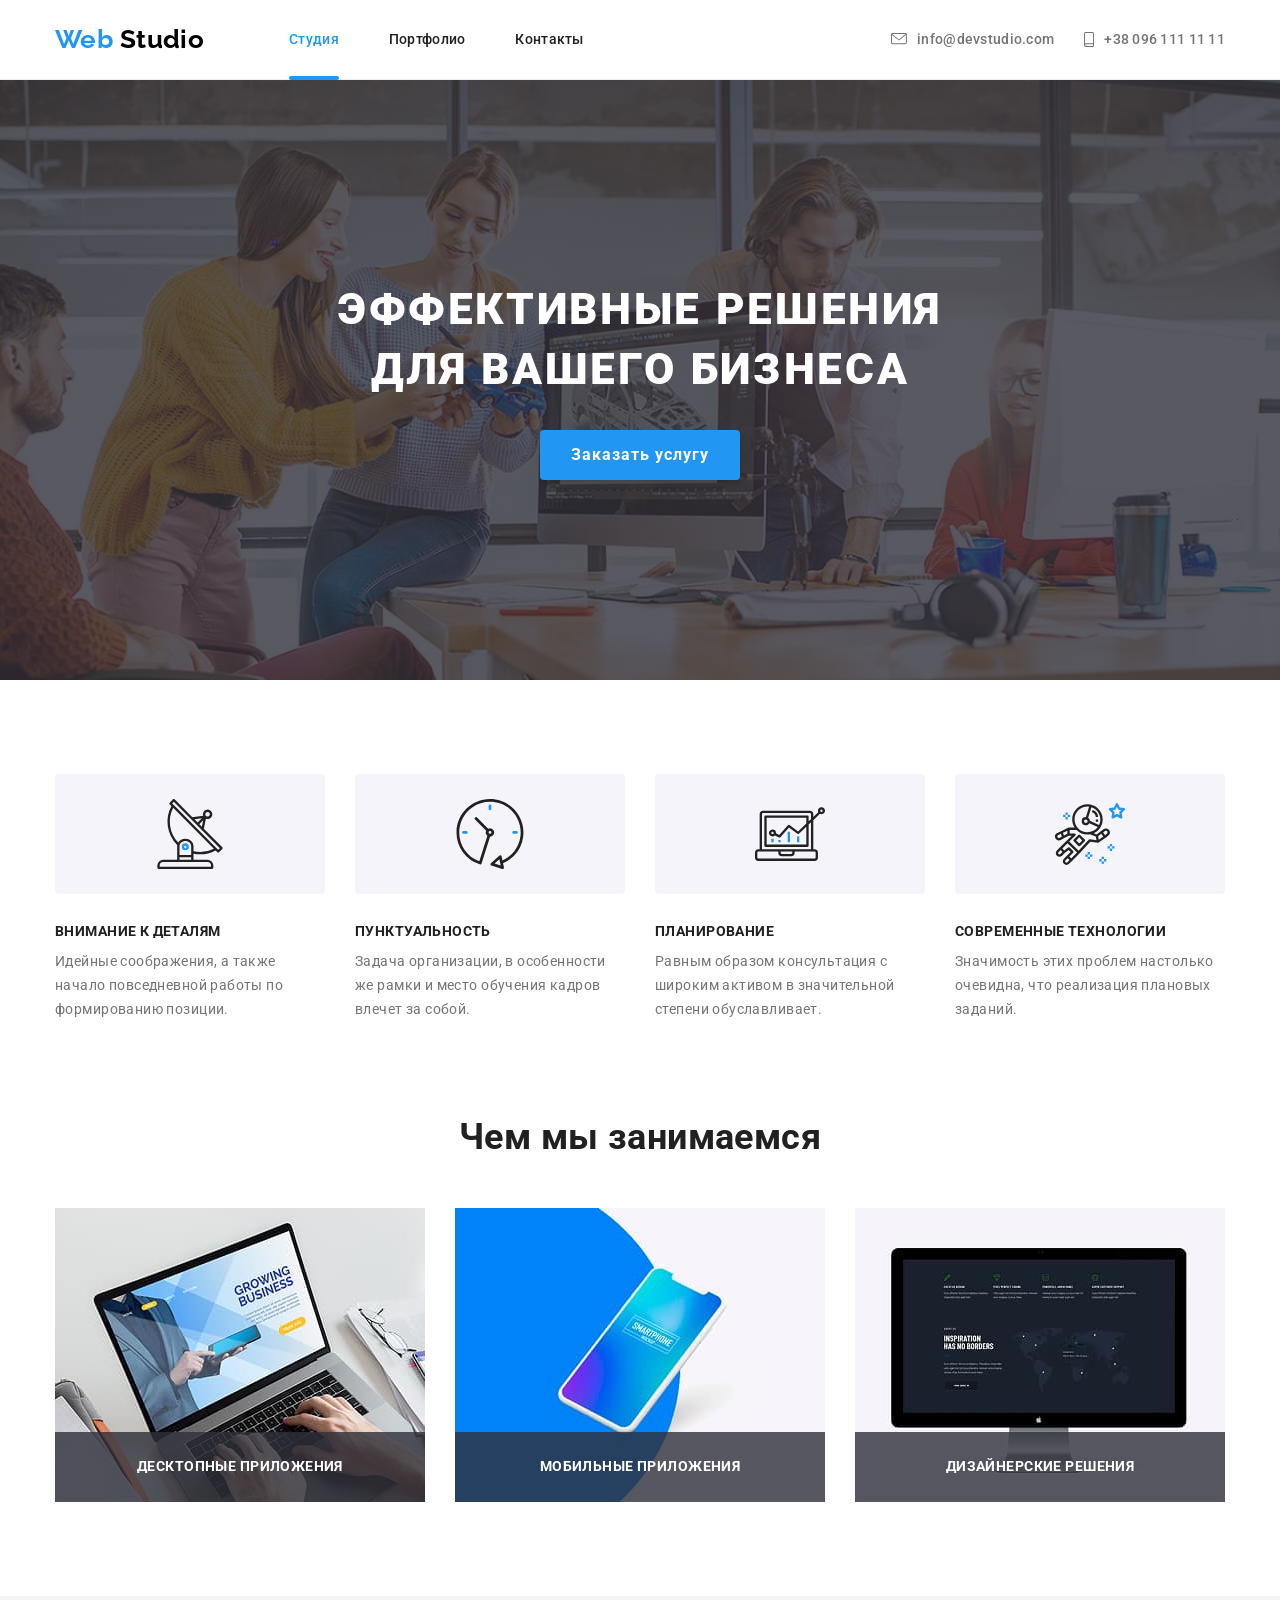
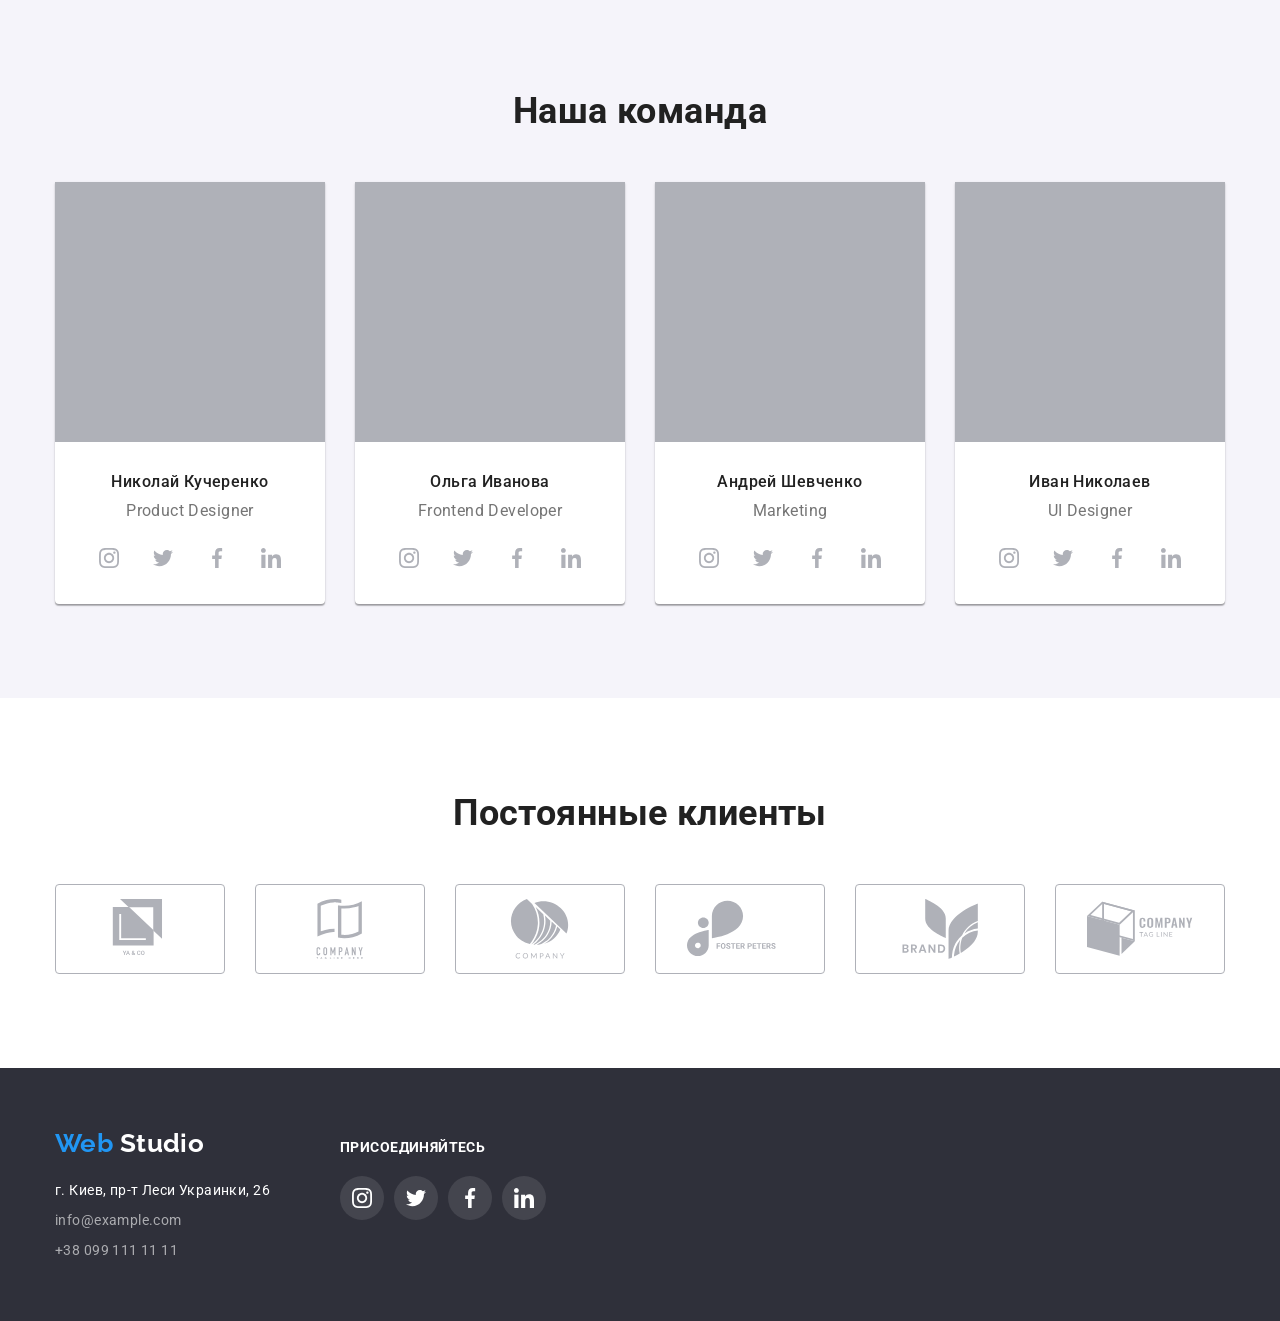
<file: index.html>
<!doctype html>
<html lang="ru">
  <head>
    <meta charset="UTF-8" />
    <title>Студия</title>
    <meta
      name="description"
      content="Web Studio: разработка быстрых и адаптивных сайтов. Удобный интерфейс, чистый код и отличный дизайн на любых устройствах"
    />
    <meta name="author" content="Anatoliy Nosenko" />
    <link rel="icon" href="./images/favicon.svg" type="image/svg+xml" />
    <link rel="stylesheet" href="./css/modern-normalize.css" />
    <link rel="stylesheet" href="./css/styles.css" />
  </head>
  <body>
    <!-- Page header -->
    <header class="page-header">
      <div class="container page-header__container">
        <nav class="page-header__nav">
          <a class="logo page-header__logo" href="./" lang="en">
            <span class="logo--accent">Web</span> Studio
          </a>

          <ul class="site-nav list">
            <li class="site-nav__item">
              <a
                class="site-nav__link site-nav__link--active"
                href="./"
                aria-current="page"
              >
                Студия
              </a>
            </li>
            <li class="site-nav__item">
              <a class="site-nav__link" href="./portfolio.html">Портфолио</a>
            </li>
            <li class="site-nav__item">
              <a class="site-nav__link" href="#">Контакты</a>
            </li>
          </ul>
        </nav>

        <div class="contacts">
          <a class="contacts__link" href="mailto:info@devstudio.com">
            <svg
              class="contacts__icon"
              width="16"
              height="12"
              aria-hidden="true"
            >
              <use href="./images/icons.svg#envelope"></use>
            </svg>
            info@devstudio.com
          </a>
          <a class="contacts__link" href="tel:+380961111111">
            <svg
              class="contacts__icon"
              width="10"
              height="15"
              aria-hidden="true"
            >
              <use href="./images/icons.svg#smartphone"></use>
            </svg>
            +38 096 111 11 11
          </a>
        </div>
      </div>
    </header>

    <!-- Page main -->
    <main>
      <!-- Hero -->
      <section class="hero">
        <h1 class="hero__title">Эффективные решения для вашего бизнеса</h1>
        <button class="button" type="button" data-modal-open>
          Заказать услугу
        </button>
      </section>

      <!-- Features -->
      <section class="section section--no-padding-b">
        <div class="container">
          <h2 class="visually-hidden">Особенности</h2>

          <ul class="features-list list">
            <li class="features-list__item features-list__item--antenna">
              <h3 class="features-list__title">Внимание к деталям</h3>
              <p>
                Идейные соображения, а также начало повседневной работы по
                формированию позиции.
              </p>
            </li>
            <li class="features-list__item features-list__item--clock">
              <h3 class="features-list__title">Пунктуальность</h3>
              <p>
                Задача организации, в особенности же рамки и место обучения
                кадров влечет за собой.
              </p>
            </li>
            <li class="features-list__item features-list__item--diagram">
              <h3 class="features-list__title">Планирование</h3>
              <p>
                Равным образом консультация с широким активом в значительной
                степени обуславливает.
              </p>
            </li>
            <li class="features-list__item features-list__item--astronaut">
              <h3 class="features-list__title">Современные технологии</h3>
              <p>
                Значимость этих проблем настолько очевидна, что реализация
                плановых заданий.
              </p>
            </li>
          </ul>
        </div>
      </section>

      <!-- Gallery -->
      <section class="section">
        <div class="container">
          <h2 class="section__title">Чем мы занимаемся</h2>

          <ul class="gallery-list list">
            <li class="gallery-list__item">
              <img
                src="./images/gallery/img-1.jpg"
                alt="Разработчик пишет код на ноутбуке"
                width="370"
                height="294"
              />
              <p class="gallery-list__label">Десктопные приложения</p>
            </li>
            <li class="gallery-list__item">
              <img
                src="./images/gallery/img-2.jpg"
                alt="Смартфон на бело-синем фоне"
                width="370"
                height="294"
              />
              <p class="gallery-list__label">Мобильные приложения</p>
            </li>
            <li class="gallery-list__item">
              <img
                src="./images/gallery/img-3.jpg"
                alt="Монитор iMac с открытым сайтом"
                width="370"
                height="294"
              />
              <p class="gallery-list__label">Дизайнерские решения</p>
            </li>
          </ul>
        </div>
      </section>

      <!-- Team -->
      <section class="section section--secondary">
        <div class="container">
          <h2 class="section__title">Наша команда</h2>

          <ul class="team-list list">
            <li class="team-list__item">
              <div class="team-list__scene">
                <div class="team-list__thumb">
                  <img
                    class="team-list__img"
                    src="./images/team/photo-1.jpg"
                    alt="Николай Кучеренко"
                    width="270"
                    height="260"
                  />
                  <div class="team-list__img team-list__img--back"></div>
                </div>
              </div>

              <div class="team-list__meta">
                <h3 class="team-list__name">Николай Кучеренко</h3>
                <p class="team-list__occupation" lang="en">Product Designer</p>

                <ul class="social-networks list">
                  <li class="social-networks__item">
                    <a
                      class="social-networks__link"
                      href="#"
                      target="_blank"
                      rel="noopener noreferrer"
                      aria-label="Instagram"
                    >
                      <svg class="social-networks__icon" aria-hidden="true">
                        <use href="./images/icons.svg#instagram"></use>
                      </svg>
                    </a>
                  </li>
                  <li class="social-networks__item">
                    <a
                      class="social-networks__link"
                      href="#"
                      target="_blank"
                      rel="noopener noreferrer"
                      aria-label="Twitter"
                    >
                      <svg class="social-networks__icon" aria-hidden="true">
                        <use href="./images/icons.svg#twitter"></use>
                      </svg>
                    </a>
                  </li>
                  <li class="social-networks__item">
                    <a
                      class="social-networks__link"
                      href="#"
                      target="_blank"
                      rel="noopener noreferrer"
                      aria-label="Facebook"
                    >
                      <svg class="social-networks__icon" aria-hidden="true">
                        <use href="./images/icons.svg#facebook"></use>
                      </svg>
                    </a>
                  </li>
                  <li class="social-networks__item">
                    <a
                      class="social-networks__link"
                      href="#"
                      target="_blank"
                      rel="noopener noreferrer"
                      aria-label="LinkedIn"
                    >
                      <svg class="social-networks__icon" aria-hidden="true">
                        <use href="./images/icons.svg#linkedin"></use>
                      </svg>
                    </a>
                  </li>
                </ul>
              </div>
            </li>
            <li class="team-list__item">
              <div class="team-list__scene">
                <div class="team-list__thumb">
                  <img
                    class="team-list__img"
                    src="./images/team/photo-2.jpg"
                    alt="Ольга Иванова"
                    width="270"
                    height="260"
                  />
                  <div class="team-list__img team-list__img--back"></div>
                </div>
              </div>

              <div class="team-list__meta">
                <h3 class="team-list__name">Ольга Иванова</h3>
                <p class="team-list__occupation" lang="en">
                  Frontend Developer
                </p>

                <ul class="social-networks list">
                  <li class="social-networks__item">
                    <a
                      class="social-networks__link"
                      href="#"
                      target="_blank"
                      rel="noopener noreferrer"
                      aria-label="Instagram"
                    >
                      <svg class="social-networks__icon" aria-hidden="true">
                        <use href="./images/icons.svg#instagram"></use>
                      </svg>
                    </a>
                  </li>
                  <li class="social-networks__item">
                    <a
                      class="social-networks__link"
                      href="#"
                      target="_blank"
                      rel="noopener noreferrer"
                      aria-label="Twitter"
                    >
                      <svg class="social-networks__icon" aria-hidden="true">
                        <use href="./images/icons.svg#twitter"></use>
                      </svg>
                    </a>
                  </li>
                  <li class="social-networks__item">
                    <a
                      class="social-networks__link"
                      href="#"
                      target="_blank"
                      rel="noopener noreferrer"
                      aria-label="Facebook"
                    >
                      <svg class="social-networks__icon" aria-hidden="true">
                        <use href="./images/icons.svg#facebook"></use>
                      </svg>
                    </a>
                  </li>
                  <li class="social-networks__item">
                    <a
                      class="social-networks__link"
                      href="#"
                      target="_blank"
                      rel="noopener noreferrer"
                      aria-label="LinkedIn"
                    >
                      <svg class="social-networks__icon" aria-hidden="true">
                        <use href="./images/icons.svg#linkedin"></use>
                      </svg>
                    </a>
                  </li>
                </ul>
              </div>
            </li>
            <li class="team-list__item">
              <div class="team-list__scene">
                <div class="team-list__thumb">
                  <img
                    class="team-list__img"
                    src="./images/team/photo-3.jpg"
                    alt="Андрей Шевченко"
                    width="270"
                    height="260"
                  />
                  <div class="team-list__img team-list__img--back"></div>
                </div>
              </div>

              <div class="team-list__meta">
                <h3 class="team-list__name">Андрей Шевченко</h3>
                <p class="team-list__occupation" lang="en">Marketing</p>

                <ul class="social-networks list">
                  <li class="social-networks__item">
                    <a
                      class="social-networks__link"
                      href="#"
                      target="_blank"
                      rel="noopener noreferrer"
                      aria-label="Instagram"
                    >
                      <svg class="social-networks__icon" aria-hidden="true">
                        <use href="./images/icons.svg#instagram"></use>
                      </svg>
                    </a>
                  </li>
                  <li class="social-networks__item">
                    <a
                      class="social-networks__link"
                      href="#"
                      target="_blank"
                      rel="noopener noreferrer"
                      aria-label="Twitter"
                    >
                      <svg class="social-networks__icon" aria-hidden="true">
                        <use href="./images/icons.svg#twitter"></use>
                      </svg>
                    </a>
                  </li>
                  <li class="social-networks__item">
                    <a
                      class="social-networks__link"
                      href="#"
                      target="_blank"
                      rel="noopener noreferrer"
                      aria-label="Facebook"
                    >
                      <svg class="social-networks__icon" aria-hidden="true">
                        <use href="./images/icons.svg#facebook"></use>
                      </svg>
                    </a>
                  </li>
                  <li class="social-networks__item">
                    <a
                      class="social-networks__link"
                      href="#"
                      target="_blank"
                      rel="noopener noreferrer"
                      aria-label="LinkedIn"
                    >
                      <svg class="social-networks__icon" aria-hidden="true">
                        <use href="./images/icons.svg#linkedin"></use>
                      </svg>
                    </a>
                  </li>
                </ul>
              </div>
            </li>
            <li class="team-list__item">
              <div class="team-list__scene">
                <div class="team-list__thumb">
                  <img
                    class="team-list__img"
                    src="./images/team/photo-4.jpg"
                    alt="Иван Николаев"
                    width="270"
                    height="260"
                  />
                  <div class="team-list__img team-list__img--back"></div>
                </div>
              </div>

              <div class="team-list__meta">
                <h3 class="team-list__name">Иван Николаев</h3>
                <p class="team-list__occupation" lang="en">
                  <abbr title="User Interface">UI</abbr> Designer
                </p>

                <ul class="social-networks list">
                  <li class="social-networks__item">
                    <a
                      class="social-networks__link"
                      href="#"
                      target="_blank"
                      rel="noopener noreferrer"
                      aria-label="Instagram"
                    >
                      <svg class="social-networks__icon" aria-hidden="true">
                        <use href="./images/icons.svg#instagram"></use>
                      </svg>
                    </a>
                  </li>
                  <li class="social-networks__item">
                    <a
                      class="social-networks__link"
                      href="#"
                      target="_blank"
                      rel="noopener noreferrer"
                      aria-label="Twitter"
                    >
                      <svg class="social-networks__icon" aria-hidden="true">
                        <use href="./images/icons.svg#twitter"></use>
                      </svg>
                    </a>
                  </li>
                  <li class="social-networks__item">
                    <a
                      class="social-networks__link"
                      href="#"
                      target="_blank"
                      rel="noopener noreferrer"
                      aria-label="Facebook"
                    >
                      <svg class="social-networks__icon" aria-hidden="true">
                        <use href="./images/icons.svg#facebook"></use>
                      </svg>
                    </a>
                  </li>
                  <li class="social-networks__item">
                    <a
                      class="social-networks__link"
                      href="#"
                      target="_blank"
                      rel="noopener noreferrer"
                      aria-label="LinkedIn"
                    >
                      <svg class="social-networks__icon" aria-hidden="true">
                        <use href="./images/icons.svg#linkedin"></use>
                      </svg>
                    </a>
                  </li>
                </ul>
              </div>
            </li>
          </ul>
        </div>
      </section>

      <!-- Clients -->
      <section class="section">
        <div class="container">
          <h2 class="section__title">Постоянные клиенты</h2>

          <ul class="clients-list list">
            <li class="clients-list__item">
              <a
                class="clients-list__link"
                href="#"
                target="_blank"
                rel="noopener noreferrer"
                aria-label="Первый клиент"
              >
                <svg class="clients-list__icon" aria-hidden="true">
                  <use href="./images/icons.svg#logo-1"></use>
                </svg>
              </a>
            </li>
            <li class="clients-list__item">
              <a
                class="clients-list__link"
                href="#"
                target="_blank"
                rel="noopener noreferrer"
                aria-label="Второй клиент"
              >
                <svg class="clients-list__icon" aria-hidden="true">
                  <use href="./images/icons.svg#logo-2"></use>
                </svg>
              </a>
            </li>
            <li class="clients-list__item">
              <a
                class="clients-list__link"
                href="#"
                target="_blank"
                rel="noopener noreferrer"
                aria-label="Третий клиент"
              >
                <svg class="clients-list__icon" aria-hidden="true">
                  <use href="./images/icons.svg#logo-3"></use>
                </svg>
              </a>
            </li>
            <li class="clients-list__item">
              <a
                class="clients-list__link"
                href="#"
                target="_blank"
                rel="noopener noreferrer"
                aria-label="Четвертый клиент"
              >
                <svg class="clients-list__icon" aria-hidden="true">
                  <use href="./images/icons.svg#logo-4"></use>
                </svg>
              </a>
            </li>
            <li class="clients-list__item">
              <a
                class="clients-list__link"
                href="#"
                target="_blank"
                rel="noopener noreferrer"
                aria-label="Пятый клиент"
              >
                <svg class="clients-list__icon" aria-hidden="true">
                  <use href="./images/icons.svg#logo-5"></use>
                </svg>
              </a>
            </li>
            <li class="clients-list__item">
              <a
                class="clients-list__link"
                href="#"
                target="_blank"
                rel="noopener noreferrer"
                aria-label="Шестой клиент"
              >
                <svg class="clients-list__icon" aria-hidden="true">
                  <use href="./images/icons.svg#logo-6"></use>
                </svg>
              </a>
            </li>
          </ul>
        </div>
      </section>
    </main>

    <!-- Page footer -->
    <footer class="page-footer">
      <div class="container page-footer__container">
        <div class="page-footer__contacts">
          <a class="logo page-footer__logo" href="./" lang="en">
            <span class="logo--accent">Web</span> Studio
          </a>

          <address class="page-footer__address">
            <a
              class="page-footer__link page-footer__link--map"
              href="https://maps.app.goo.gl/Gkqo7Z41vK2xTPrL8"
              target="_blank"
              rel="noopener noreferrer"
            >
              г. Киев, пр-т Леси Украинки, 26
            </a>
            <a class="page-footer__link" href="mailto:info@example.com">
              info@example.com
            </a>
            <a class="page-footer__link" href="tel:+380991111111">
              +38 099 111 11 11
            </a>
          </address>
        </div>

        <div class="page-footer__socials">
          <b class="page-footer__text">Присоединяйтесь</b>

          <ul class="social-networks list">
            <li class="social-networks__item">
              <a
                class="social-networks__link social-networks__link--theme-dark"
                href="#"
                target="_blank"
                rel="noopener noreferrer"
                aria-label="Instagram"
              >
                <svg class="social-networks__icon" aria-hidden="true">
                  <use href="./images/icons.svg#instagram"></use>
                </svg>
              </a>
            </li>
            <li class="social-networks__item">
              <a
                class="social-networks__link social-networks__link--theme-dark"
                href="#"
                target="_blank"
                rel="noopener noreferrer"
                aria-label="Twitter"
              >
                <svg class="social-networks__icon" aria-hidden="true">
                  <use href="./images/icons.svg#twitter"></use>
                </svg>
              </a>
            </li>
            <li class="social-networks__item">
              <a
                class="social-networks__link social-networks__link--theme-dark"
                href="#"
                target="_blank"
                rel="noopener noreferrer"
                aria-label="Facebook"
              >
                <svg class="social-networks__icon" aria-hidden="true">
                  <use href="./images/icons.svg#facebook"></use>
                </svg>
              </a>
            </li>
            <li class="social-networks__item">
              <a
                class="social-networks__link social-networks__link--theme-dark"
                href="#"
                target="_blank"
                rel="noopener noreferrer"
                aria-label="LinkedIn"
              >
                <svg class="social-networks__icon" aria-hidden="true">
                  <use href="./images/icons.svg#linkedin"></use>
                </svg>
              </a>
            </li>
          </ul>
        </div>
      </div>
    </footer>

    <!-- Modal -->
    <div class="backdrop backdrop--hidden" data-modal>
      <div class="modal">
        <button
          class="modal__close-btn"
          type="button"
          aria-label="Закрыть модальное окно"
          data-modal-close
        >
          <svg
            class="modal__close-icon"
            width="18"
            height="18"
            aria-hidden="true"
          >
            <use href="./images/icons.svg#close"></use>
          </svg>
        </button>
      </div>
    </div>

    <script src="./js/modal.js"></script>
  </body>
</html>
</file>
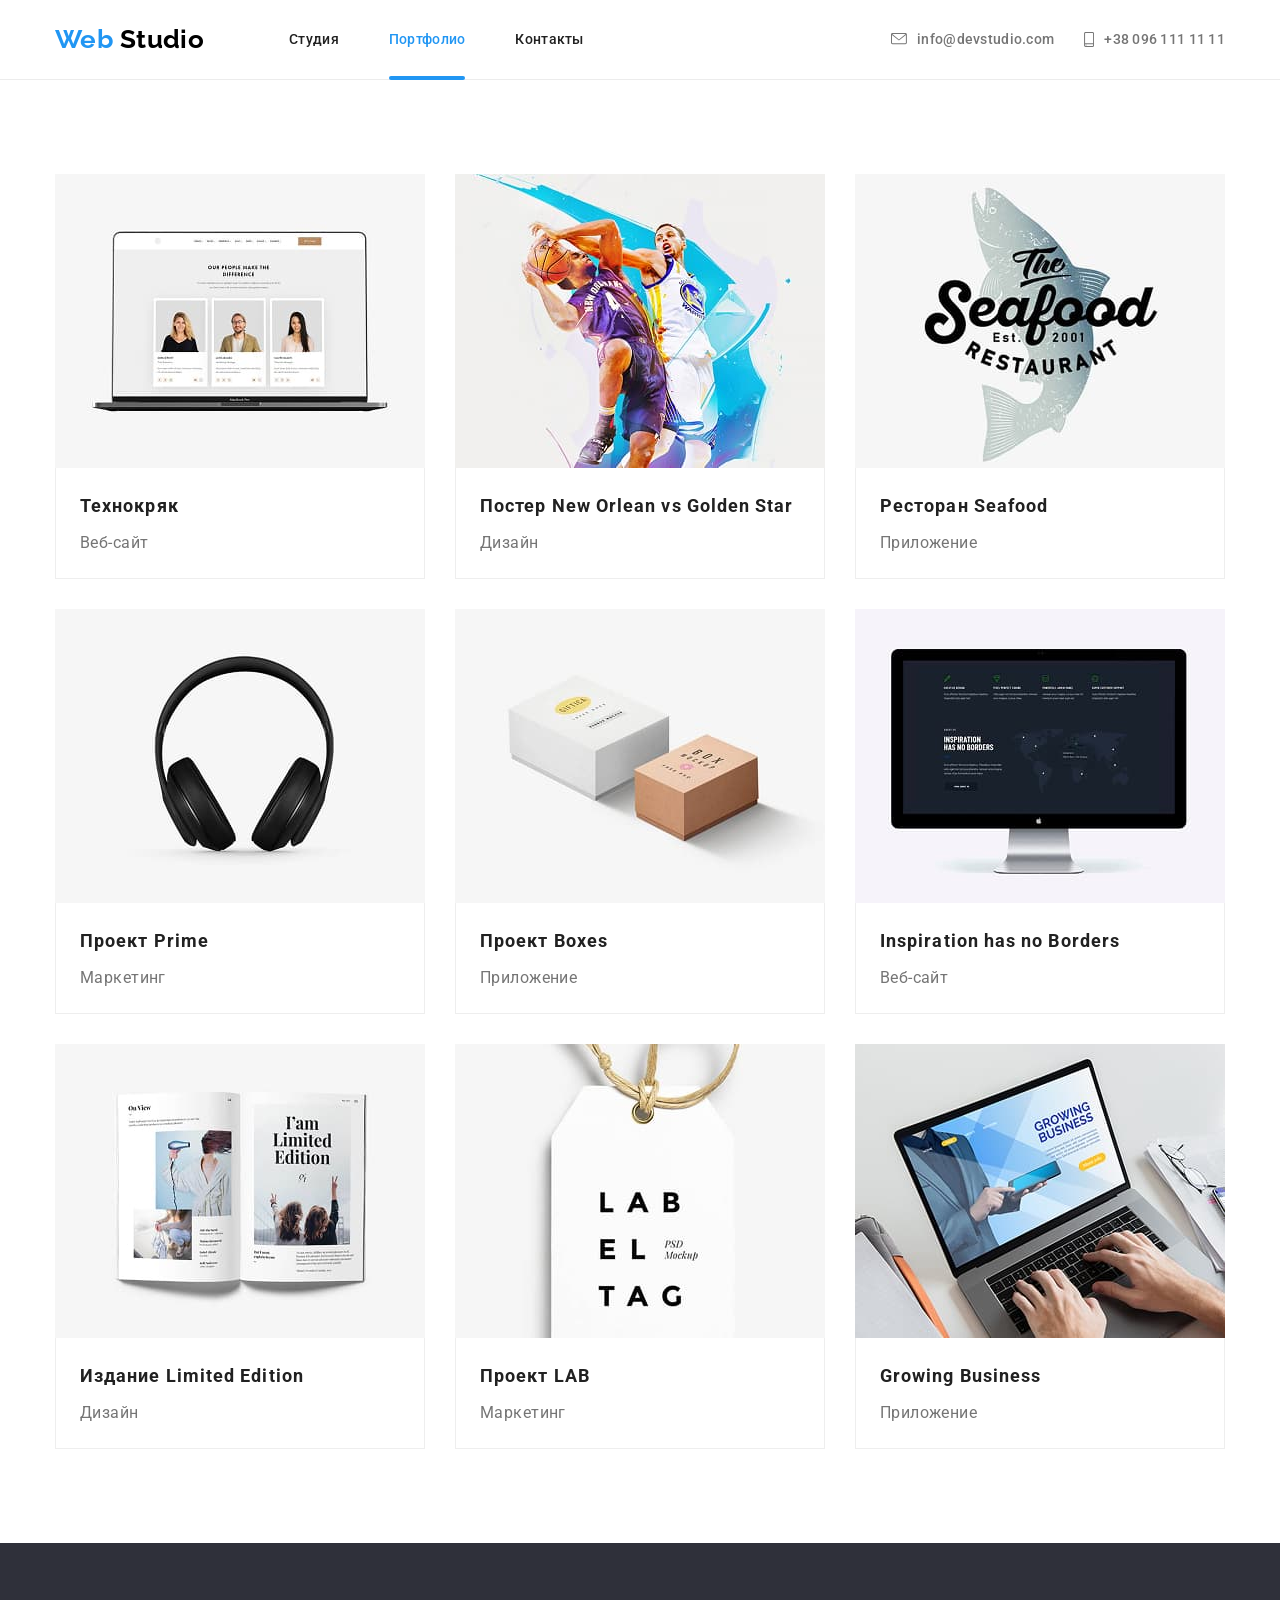
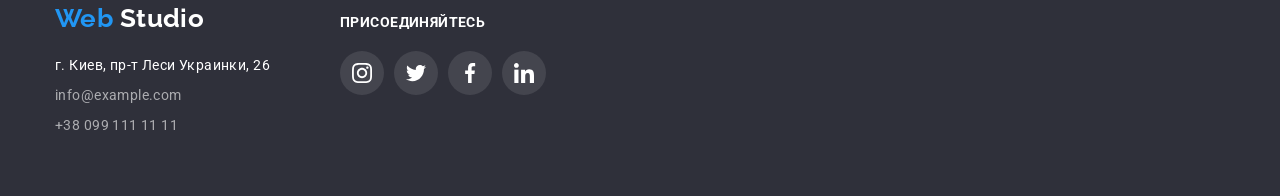
<file: portfolio.html>
<!doctype html>
<html lang="ru">
  <head>
    <meta charset="UTF-8" />
    <title>Портфолио</title>
    <meta
      name="description"
      content="Портфолио нашей веб-студии: примеры разработанных сайтов, мобильных приложений, кейсы по дизайну и интернет-маркетингу"
    />
    <meta name="author" content="Anatoliy Nosenko" />
    <link rel="icon" href="./images/favicon.svg" type="image/svg+xml" />
    <link rel="stylesheet" href="./css/modern-normalize.css" />
    <link rel="stylesheet" href="./css/styles.css" />
  </head>
  <body>
    <!-- Page header -->
    <header class="page-header">
      <div class="container page-header__container">
        <nav class="page-header__nav">
          <a class="logo page-header__logo" href="./" lang="en">
            <span class="logo--accent">Web</span> Studio
          </a>

          <ul class="site-nav list">
            <li class="site-nav__item">
              <a class="site-nav__link" href="./">Студия</a>
            </li>
            <li class="site-nav__item">
              <a
                class="site-nav__link site-nav__link--active"
                href="./portfolio.html"
                aria-current="page"
              >
                Портфолио
              </a>
            </li>
            <li class="site-nav__item">
              <a class="site-nav__link" href="#">Контакты</a>
            </li>
          </ul>
        </nav>

        <div class="contacts">
          <a class="contacts__link" href="mailto:info@devstudio.com">
            <svg
              class="contacts__icon"
              width="16"
              height="12"
              aria-hidden="true"
            >
              <use href="./images/icons.svg#envelope"></use>
            </svg>
            info@devstudio.com
          </a>
          <a class="contacts__link" href="tel:+380961111111">
            <svg
              class="contacts__icon"
              width="10"
              height="15"
              aria-hidden="true"
            >
              <use href="./images/icons.svg#smartphone"></use>
            </svg>
            +38 096 111 11 11
          </a>
        </div>
      </div>
    </header>

    <!-- Page main -->
    <main>
      <!-- Works -->
      <section class="section">
        <div class="container">
          <h1 class="visually-hidden">Наши работы</h1>

          <ul class="works-list list">
            <li class="works-list__item">
              <article class="project-card">
                <div class="project-card__thumb">
                  <img
                    src="./images/works/pic-1.jpg"
                    alt="Сайт на экране ноутбука"
                    width="370"
                    height="294"
                  />
                  <p class="project-card__descr">
                    Технокряк это современная площадка распространения
                    коронавируса. Компании используют эту платформу для
                    цифрового шпионажа и атак на защищенные сервера конкурентов.
                  </p>
                </div>

                <div class="project-card__content">
                  <h2 class="project-card__title">
                    <a class="project-card__link" href="#">Технокряк</a>
                  </h2>
                  <p class="project-card__tag">Веб-сайт</p>
                </div>
              </article>
            </li>
            <li class="works-list__item">
              <article class="project-card">
                <div class="project-card__thumb">
                  <img
                    src="./images/works/pic-2.jpg"
                    alt="Два баскетболиста с мячом"
                    width="370"
                    height="294"
                  />
                  <p class="project-card__descr">
                    Технокряк это современная площадка распространения
                    коронавируса. Компании используют эту платформу для
                    цифрового шпионажа и атак на защищенные сервера конкурентов.
                  </p>
                </div>

                <div class="project-card__content">
                  <h2 class="project-card__title">
                    <a class="project-card__link" href="#">
                      Постер
                      <span lang="en">
                        New Orlean <abbr title="versus">vs</abbr> Golden Star
                      </span>
                    </a>
                  </h2>
                  <p class="project-card__tag">Дизайн</p>
                </div>
              </article>
            </li>
            <li class="works-list__item">
              <article class="project-card">
                <div class="project-card__thumb">
                  <img
                    src="./images/works/pic-3.jpg"
                    alt="Логотип ресторана"
                    width="370"
                    height="294"
                  />
                  <p class="project-card__descr">
                    Технокряк это современная площадка распространения
                    коронавируса. Компании используют эту платформу для
                    цифрового шпионажа и атак на защищенные сервера конкурентов.
                  </p>
                </div>

                <div class="project-card__content">
                  <h2 class="project-card__title">
                    <a class="project-card__link" href="#">
                      Ресторан <span lang="en">Seafood</span>
                    </a>
                  </h2>
                  <p class="project-card__tag">Приложение</p>
                </div>
              </article>
            </li>
            <li class="works-list__item">
              <article class="project-card">
                <div class="project-card__thumb">
                  <img
                    src="./images/works/pic-4.jpg"
                    alt="Беспроводные наушники"
                    width="370"
                    height="294"
                  />
                  <p class="project-card__descr">
                    Технокряк это современная площадка распространения
                    коронавируса. Компании используют эту платформу для
                    цифрового шпионажа и атак на защищенные сервера конкурентов.
                  </p>
                </div>

                <div class="project-card__content">
                  <h2 class="project-card__title">
                    <a class="project-card__link" href="#">
                      Проект <span lang="en">Prime</span>
                    </a>
                  </h2>
                  <p class="project-card__tag">Маркетинг</p>
                </div>
              </article>
            </li>
            <li class="works-list__item">
              <article class="project-card">
                <div class="project-card__thumb">
                  <img
                    src="./images/works/pic-5.jpg"
                    alt="Две коробки на белом фоне"
                    width="370"
                    height="294"
                  />
                  <p class="project-card__descr">
                    Технокряк это современная площадка распространения
                    коронавируса. Компании используют эту платформу для
                    цифрового шпионажа и атак на защищенные сервера конкурентов.
                  </p>
                </div>

                <div class="project-card__content">
                  <h2 class="project-card__title">
                    <a class="project-card__link" href="#">
                      Проект <span lang="en">Boxes</span>
                    </a>
                  </h2>
                  <p class="project-card__tag">Приложение</p>
                </div>
              </article>
            </li>
            <li class="works-list__item">
              <article class="project-card">
                <div class="project-card__thumb">
                  <img
                    src="./images/works/pic-6.jpg"
                    alt="Сайт на экране монитора"
                    width="370"
                    height="294"
                  />
                  <p class="project-card__descr">
                    Технокряк это современная площадка распространения
                    коронавируса. Компании используют эту платформу для
                    цифрового шпионажа и атак на защищенные сервера конкурентов.
                  </p>
                </div>

                <div class="project-card__content">
                  <h2 class="project-card__title">
                    <a class="project-card__link" href="#" lang="en">
                      Inspiration has no Borders
                    </a>
                  </h2>
                  <p class="project-card__tag">Веб-сайт</p>
                </div>
              </article>
            </li>
            <li class="works-list__item">
              <article class="project-card">
                <div class="project-card__thumb">
                  <img
                    src="./images/works/pic-7.jpg"
                    alt="Открытый глянцевый журнал"
                    width="370"
                    height="294"
                  />
                  <p class="project-card__descr">
                    Технокряк это современная площадка распространения
                    коронавируса. Компании используют эту платформу для
                    цифрового шпионажа и атак на защищенные сервера конкурентов.
                  </p>
                </div>

                <div class="project-card__content">
                  <h2 class="project-card__title">
                    <a class="project-card__link" href="#">
                      Издание <span lang="en">Limited Edition</span>
                    </a>
                  </h2>
                  <p class="project-card__tag">Дизайн</p>
                </div>
              </article>
            </li>
            <li class="works-list__item">
              <article class="project-card">
                <div class="project-card__thumb">
                  <img
                    src="./images/works/pic-8.jpg"
                    alt="Бирка с названием компании"
                    width="370"
                    height="294"
                  />
                  <p class="project-card__descr">
                    Технокряк это современная площадка распространения
                    коронавируса. Компании используют эту платформу для
                    цифрового шпионажа и атак на защищенные сервера конкурентов.
                  </p>
                </div>

                <div class="project-card__content">
                  <h2 class="project-card__title">
                    <a class="project-card__link" href="#">
                      Проект <abbr title="Laboratory" lang="en">LAB</abbr>
                    </a>
                  </h2>
                  <p class="project-card__tag">Маркетинг</p>
                </div>
              </article>
            </li>
            <li class="works-list__item">
              <article class="project-card">
                <div class="project-card__thumb">
                  <img
                    src="./images/works/pic-9.jpg"
                    alt="Человек работает на ноутбуке"
                    width="370"
                    height="294"
                  />
                  <p class="project-card__descr">
                    Технокряк это современная площадка распространения
                    коронавируса. Компании используют эту платформу для
                    цифрового шпионажа и атак на защищенные сервера конкурентов.
                  </p>
                </div>

                <div class="project-card__content">
                  <h2 class="project-card__title">
                    <a class="project-card__link" href="#" lang="en">
                      Growing Business
                    </a>
                  </h2>
                  <p class="project-card__tag">Приложение</p>
                </div>
              </article>
            </li>
          </ul>
        </div>
      </section>
    </main>

    <!-- Page footer -->
    <footer class="page-footer">
      <div class="container page-footer__container">
        <div class="page-footer__contacts">
          <a class="logo page-footer__logo" href="./" lang="en">
            <span class="logo--accent">Web</span> Studio
          </a>

          <address class="page-footer__address">
            <a
              class="page-footer__link page-footer__link--map"
              href="https://maps.app.goo.gl/Gkqo7Z41vK2xTPrL8"
              target="_blank"
              rel="noopener noreferrer"
            >
              г. Киев, пр-т Леси Украинки, 26
            </a>
            <a class="page-footer__link" href="mailto:info@example.com">
              info@example.com
            </a>
            <a class="page-footer__link" href="tel:+380991111111">
              +38 099 111 11 11
            </a>
          </address>
        </div>

        <div class="page-footer__socials">
          <b class="page-footer__text">Присоединяйтесь</b>

          <ul class="social-networks list">
            <li class="social-networks__item">
              <a
                class="social-networks__link social-networks__link--theme-dark"
                href="#"
                target="_blank"
                rel="noopener noreferrer"
                aria-label="Instagram"
              >
                <svg class="social-networks__icon" aria-hidden="true">
                  <use href="./images/icons.svg#instagram"></use>
                </svg>
              </a>
            </li>
            <li class="social-networks__item">
              <a
                class="social-networks__link social-networks__link--theme-dark"
                href="#"
                target="_blank"
                rel="noopener noreferrer"
                aria-label="Twitter"
              >
                <svg class="social-networks__icon" aria-hidden="true">
                  <use href="./images/icons.svg#twitter"></use>
                </svg>
              </a>
            </li>
            <li class="social-networks__item">
              <a
                class="social-networks__link social-networks__link--theme-dark"
                href="#"
                target="_blank"
                rel="noopener noreferrer"
                aria-label="Facebook"
              >
                <svg class="social-networks__icon" aria-hidden="true">
                  <use href="./images/icons.svg#facebook"></use>
                </svg>
              </a>
            </li>
            <li class="social-networks__item">
              <a
                class="social-networks__link social-networks__link--theme-dark"
                href="#"
                target="_blank"
                rel="noopener noreferrer"
                aria-label="LinkedIn"
              >
                <svg class="social-networks__icon" aria-hidden="true">
                  <use href="./images/icons.svg#linkedin"></use>
                </svg>
              </a>
            </li>
          </ul>
        </div>
      </div>
    </footer>
  </body>
</html>
</file>
<file: css/styles.css>
@font-face {
  font-family: 'Raleway';
  src:
    url('../fonts/Raleway-Bold.woff2') format('woff2'),
    url('../fonts/Raleway-Bold.woff') format('woff');
  font-weight: 700;
  font-display: swap;
}

@font-face {
  font-family: 'Roboto';
  src:
    url('../fonts/Roboto-Regular.woff2') format('woff2'),
    url('../fonts/Roboto-Regular.woff') format('woff');
  font-weight: 400;
  font-display: swap;
}

@font-face {
  font-family: 'Roboto';
  src:
    url('../fonts/Roboto-Medium.woff2') format('woff2'),
    url('../fonts/Roboto-Medium.woff') format('woff');
  font-weight: 500;
  font-display: swap;
}

@font-face {
  font-family: 'Roboto';
  src:
    url('../fonts/Roboto-Bold.woff2') format('woff2'),
    url('../fonts/Roboto-Bold.woff') format('woff');
  font-weight: 700;
  font-display: swap;
}

@font-face {
  font-family: 'Roboto';
  src:
    url('../fonts/Roboto-Black.woff2') format('woff2'),
    url('../fonts/Roboto-Black.woff') format('woff');
  font-weight: 900;
  font-display: swap;
}

:root {
  --main-font: 'Roboto', sans-serif;
  --logo-font: 'Raleway', sans-serif;

  --primary-text-color: #757575;
  --title-text-color: #212121;
  --accent-color: #2196f3;
  --accent-color-90: rgba(33, 150, 243, 0.9);
  --button-hover-bg-color: #188ce8;
  --primary-white-color: #ffffff;
  --secondary-bg-color: #f5f4fa;
  --dark-bg-color: #2f303a;
  --overlay-color: rgba(47, 48, 58, 0.8);
  --icon-link-color: #afb1b8;

  --shadow:
    0 1px 3px rgba(0, 0, 0, 0.12), 0 1px 1px rgba(0, 0, 0, 0.14),
    0 2px 1px rgba(0, 0, 0, 0.2);
  --transition-duration: 250ms;
  --timing-function: cubic-bezier(0.4, 0, 0.2, 1);

  --item-margin: 30px;
  --radius: 4px;
}

@keyframes logo-appear {
  0% {
    transform: translateY(-200px);
    opacity: 0;
  }

  50% {
    transform: translateY(0);
    opacity: 1;
    transform: rotate(0deg);
  }

  100% {
    transform: rotate(360deg);
  }
}

body {
  font-family: var(--main-font);
  font-size: 14px;
  letter-spacing: 0.03em;
  line-height: 1.71;
  color: var(--primary-text-color);

  background-color: var(--primary-white-color);
}

a {
  color: inherit;
  text-decoration: none;
}

h1,
h2,
h3,
h4,
h5,
h6,
p {
  margin: 0;
}

img {
  display: block;
  max-width: 100%;
  height: auto;
}

abbr {
  text-decoration: none;
  cursor: help;
}

/* Utilities */

.list {
  padding-left: 0;
  margin: 0;
  list-style-type: none;
}

.visually-hidden {
  position: absolute;
  width: 1px;
  height: 1px;
  margin: -1px;
  border: 0;
  padding: 0;
  clip: rect(0 0 0 0);
  overflow: hidden;
}

.container {
  width: 1200px;
  padding: 0 15px;
  margin: 0 auto;
}

/* Logo */

.logo {
  font-family: var(--logo-font);
  font-weight: 700;
  font-size: 26px;
  line-height: 1.19;
  color: #000000;
}

.logo--accent {
  color: var(--accent-color);
}

/* Button */

.button {
  min-width: 200px;
  min-height: 50px;
  padding: 15px 28px;

  font-weight: 700;
  font-size: 16px;
  line-height: 1.14;
  letter-spacing: 0.06em;
  color: var(--primary-white-color);

  background-color: var(--accent-color);
  box-shadow: 0 4px 4px rgba(0, 0, 0, 0.15);
  border: 0;
  border-radius: var(--radius);
  cursor: pointer;

  transition: background-color var(--transition-duration) var(--timing-function);
}

.button:hover,
.button:focus {
  background-color: var(--button-hover-bg-color);
}

/* Social networks */

.social-networks {
  display: inline-flex;
}

.social-networks__item:not(:last-child) {
  margin-right: 10px;
}

.social-networks__link {
  display: flex;
  width: 44px;
  height: 44px;

  color: var(--icon-link-color);
  border-radius: 50%;

  transition:
    color var(--transition-duration) var(--timing-function),
    background-color var(--transition-duration) var(--timing-function);
}

.social-networks__link--theme-dark {
  color: var(--primary-white-color);
  background-color: rgba(255, 255, 255, 0.1);
}

.social-networks__link:hover,
.social-networks__link:focus {
  color: var(--primary-white-color);
  background-color: var(--accent-color);
}

.social-networks__icon {
  width: 20px;
  height: 20px;
  margin: auto;

  fill: currentColor;
}

/* Page header */

.page-header {
  min-height: 80px;
  border-bottom: 1px solid #ececec;
}

.page-header__container,
.page-header__nav {
  display: flex;
  align-items: center;
}

.page-header__logo {
  animation: logo-appear 1000ms var(--timing-function);
}

/* Site nav & Contacts */

.site-nav,
.contacts {
  display: flex;
}

.site-nav__link,
.contacts__link {
  font-weight: 500;
  line-height: 1.14;
  letter-spacing: 0.02em;

  transition: color var(--transition-duration) var(--timing-function);
}

.site-nav {
  margin-left: 85px;
}

.site-nav__item:not(:last-child) {
  margin-right: 50px;
}

.site-nav__link {
  position: relative;
  display: block;
  padding: 32px 0 31px;
  color: var(--title-text-color);
}

.site-nav__link::after {
  position: absolute;
  bottom: -1px;
  left: 0;

  content: '';
  width: 100%;
  height: 4px;

  background-color: var(--accent-color);
  border-radius: 2px;

  transform: scaleX(0);
  transform-origin: left;
  transition: transform var(--transition-duration) var(--timing-function);
}

.contacts {
  margin-left: auto;
}

.contacts__link {
  display: flex;
  align-items: center;
}

.contacts__link:not(:last-child) {
  margin-right: 30px;
}

.contacts__icon {
  margin-right: 10px;
  fill: currentColor;
}

.site-nav__link--active,
.site-nav__link:hover,
.site-nav__link:focus,
.contacts__link:hover,
.contacts__link:focus {
  color: var(--accent-color);
}

.site-nav__link:hover::after,
.site-nav__link:focus::after,
.site-nav__link--active::after {
  transform: scaleX(1);
}

/* Hero */

.hero {
  display: flex;
  flex-direction: column;
  justify-content: center;
  align-items: center;
  max-width: 1600px;
  min-height: 600px;
  padding: 40px 0;
  margin: 0 auto;

  background-color: var(--dark-bg-color);
  background-image:
    linear-gradient(var(--overlay-color), var(--overlay-color)),
    url('../images/hero-bg.jpg');
  background-repeat: no-repeat;
  background-position: center;
  background-size: cover;
}

.hero__title {
  max-width: 696px;
  margin: 0 auto 30px;

  font-weight: 900;
  font-size: 44px;
  line-height: 1.36;
  letter-spacing: 0.06em;
  color: var(--primary-white-color);
  text-transform: uppercase;
  text-align: center;
}

/* Section */

.section {
  padding: 94px 0;
}

.section--no-padding-b {
  padding-bottom: 0;
}

.section--secondary {
  background-color: var(--secondary-bg-color);
}

.section__title {
  margin-bottom: 50px;

  font-size: 36px;
  line-height: 1.17;
  color: var(--title-text-color);
  text-align: center;
}

/* Features */

.features-list {
  display: flex;
}

.features-list__item {
  flex-basis: calc((100% - 3 * var(--item-margin)) / 4);
}

.features-list__item::before {
  display: block;
  content: '';
  height: 120px;
  margin-bottom: var(--item-margin);

  background-color: var(--secondary-bg-color);
  background-repeat: no-repeat;
  background-position: center;
  border-radius: var(--radius);
}

.features-list__item--antenna::before {
  background-image: url('../images/features/antenna.svg');
}

.features-list__item--clock::before {
  background-image: url('../images/features/clock.svg');
}

.features-list__item--diagram::before {
  background-image: url('../images/features/diagram.svg');
}

.features-list__item--astronaut::before {
  background-image: url('../images/features/astronaut.svg');
}

.features-list__item:not(:last-child) {
  margin-right: var(--item-margin);
}

.features-list__title {
  margin-bottom: 10px;

  font-size: 14px;
  line-height: 1.14;
  color: var(--title-text-color);
  text-transform: uppercase;
}

/* Gallery */

.gallery-list {
  display: flex;
  justify-content: space-between;
}

.gallery-list__item {
  position: relative;
  flex-basis: calc((100% - 2 * var(--item-margin)) / 3);
}

.gallery-list__label {
  position: absolute;
  bottom: 0;
  left: 0;

  width: 100%;
  min-height: 70px;
  padding: 27px 24px;

  font-size: 14px;
  font-weight: 700;
  line-height: 1.14;
  color: var(--primary-white-color);
  text-transform: uppercase;
  text-align: center;

  background-color: var(--overlay-color);
}

/* Team */

.team-list {
  display: flex;
}

.team-list__item {
  position: relative;
  flex-basis: calc((100% - 3 * var(--item-margin)) / 4);

  background-color: var(--primary-white-color);
  box-shadow: var(--shadow);
  border-bottom-left-radius: var(--radius);
  border-bottom-right-radius: var(--radius);
  overflow: hidden;
}

.team-list__item:not(:last-child) {
  margin-right: var(--item-margin);
}

.team-list__scene {
  width: 270px;
  height: 260px;
  perspective: 600px;

  background-color: var(--icon-link-color);
}

.team-list__thumb {
  position: relative;
  width: 100%;
  height: 100%;
  cursor: pointer;

  transform-style: preserve-3d;
  transform-origin: center right;
  transition: transform 1000ms var(--timing-function);
}

.team-list__scene:hover > .team-list__thumb {
  transform: translateX(-100%) rotateY(-180deg);
}

.team-list__img {
  position: absolute;
  top: 0;
  left: 0;
  width: 100%;
  height: 100%;

  backface-visibility: hidden;
}

.team-list__img--back {
  background-color: var(--accent-color);
  transform: rotateY(180deg);
}

.team-list__meta {
  padding: 30px 24px 24px;
  text-align: center;
}

.team-list__name,
.team-list__occupation {
  font-size: 16px;
  line-height: 1.19;
}

.team-list__name {
  margin-bottom: 10px;
  font-weight: 500;
  color: var(--title-text-color);
}

.team-list__occupation {
  margin-bottom: 16px;
}

/* Clients */

.clients-list {
  display: flex;
}

.clients-list__item {
  flex-basis: calc((100% - 5 * var(--item-margin)) / 6);
}

.clients-list__item:not(:last-child) {
  margin-right: var(--item-margin);
}

.clients-list__link {
  display: flex;
  justify-content: center;
  align-items: center;
  width: 100%;
  height: 90px;

  color: var(--icon-link-color);
  border: 1px solid currentColor;
  border-radius: var(--radius);

  transition: color var(--transition-duration) var(--timing-function);
}

.clients-list__link:hover,
.clients-list__link:focus {
  color: var(--accent-color);
}

.clients-list__icon {
  width: 106px;
  height: 60px;

  fill: currentColor;
}

/* Page footer */

.page-footer {
  padding: 60px 0;
  background-color: var(--dark-bg-color);
}

.page-footer__container {
  display: flex;
  align-items: baseline;
}

.page-footer__contacts {
  margin-right: 70px;
}

.page-footer__logo {
  color: var(--primary-white-color);
}

.page-footer__address {
  display: flex;
  flex-direction: column;
  margin-top: 20px;

  font-style: normal;
}

.page-footer__link {
  line-height: 1.5;
  color: rgba(255, 255, 255, 0.6);

  transition: color var(--transition-duration) var(--timing-function);
}

.page-footer__link--map {
  color: var(--primary-white-color);
}

.page-footer__link:not(:last-child) {
  margin-bottom: 9px;
}

.page-footer__link:hover,
.page-footer__link:focus {
  color: var(--accent-color);
}

.page-footer__text {
  display: block;
  margin-bottom: 20px;

  line-height: 1.14;
  color: var(--primary-white-color);
  text-transform: uppercase;
}

/* Modal */

.backdrop {
  position: fixed;
  top: 0;
  left: 0;
  bottom: 0;
  right: 0;

  background-color: rgba(0, 0, 0, 0.2);

  visibility: visible;
  opacity: 1;
  transition:
    visibility var(--transition-duration) var(--timing-function),
    opacity var(--transition-duration) var(--timing-function);
}

.backdrop--hidden {
  visibility: hidden;
  opacity: 0;
  pointer-events: none;
}

.modal {
  position: absolute;
  top: 50%;
  left: 50%;
  width: 528px;
  min-height: 581px;

  background-color: var(--primary-white-color);
  box-shadow: var(--shadow);
  border-radius: var(--radius);

  transform: translate(-50%, -50%) scale(1);
  transition: transform var(--transition-duration) var(--timing-function);
}

.backdrop--hidden .modal {
  transform: translate(-50%, -50%) scale(1.1);
}

.modal__close-btn {
  position: absolute;
  top: 8px;
  right: 8px;

  display: flex;
  justify-content: center;
  align-items: center;
  width: 30px;
  height: 30px;
  padding: 0;

  color: #000000;
  background-color: transparent;
  border: 1px solid rgba(0, 0, 0, 0.1);
  border-radius: 50%;
  cursor: pointer;

  transition: color var(--transition-duration) var(--timing-function);
}

.modal__close-btn:hover,
.modal__close-btn:focus {
  color: var(--accent-color);
}

.modal__close-icon {
  fill: currentColor;
}

/* Works */

.works-list {
  display: flex;
  flex-wrap: wrap;
  margin: calc(var(--item-margin) / -2);
}

.works-list__item {
  flex-basis: calc(100% / 3 - var(--item-margin));
  margin: calc(var(--item-margin) / 2);
}

/* Project card */

.project-card {
  position: relative;

  transition: box-shadow var(--transition-duration) var(--timing-function);
}

.project-card:has(:hover, :focus) {
  box-shadow:
    0 1px 1px rgba(0, 0, 0, 0.12),
    0 4px 4px rgba(0, 0, 0, 0.06),
    1px 4px 6px rgba(0, 0, 0, 0.16);
}

.project-card__thumb {
  position: relative;
  overflow: hidden;
}

.project-card__descr {
  position: absolute;
  top: 0;
  left: 0;
  height: 100%;
  padding: 63px 24px;

  font-size: 18px;
  line-height: 1.56;
  color: var(--primary-white-color);
  background-color: var(--accent-color-90);

  opacity: 0;
  transform: translateY(100%);
  transition:
    opacity var(--transition-duration) var(--timing-function),
    transform var(--transition-duration) var(--timing-function);
}

.project-card:has(:hover, :focus) .project-card__descr {
  opacity: 1;
  transform: translateY(0%);
}

.project-card__content {
  padding: 20px 24px;
  border: 1px solid #eeeeee;
  border-top: none;
}

.project-card__title {
  margin-bottom: 4px;

  font-size: 18px;
  line-height: 2;
  letter-spacing: 0.06em;
  color: var(--title-text-color);
}

.project-card__link::after {
  position: absolute;
  top: 0;
  left: 0;

  content: '';
  width: 100%;
  height: 100%;
}

.project-card__tag {
  font-size: 16px;
  line-height: 1.88;
}
</file>
